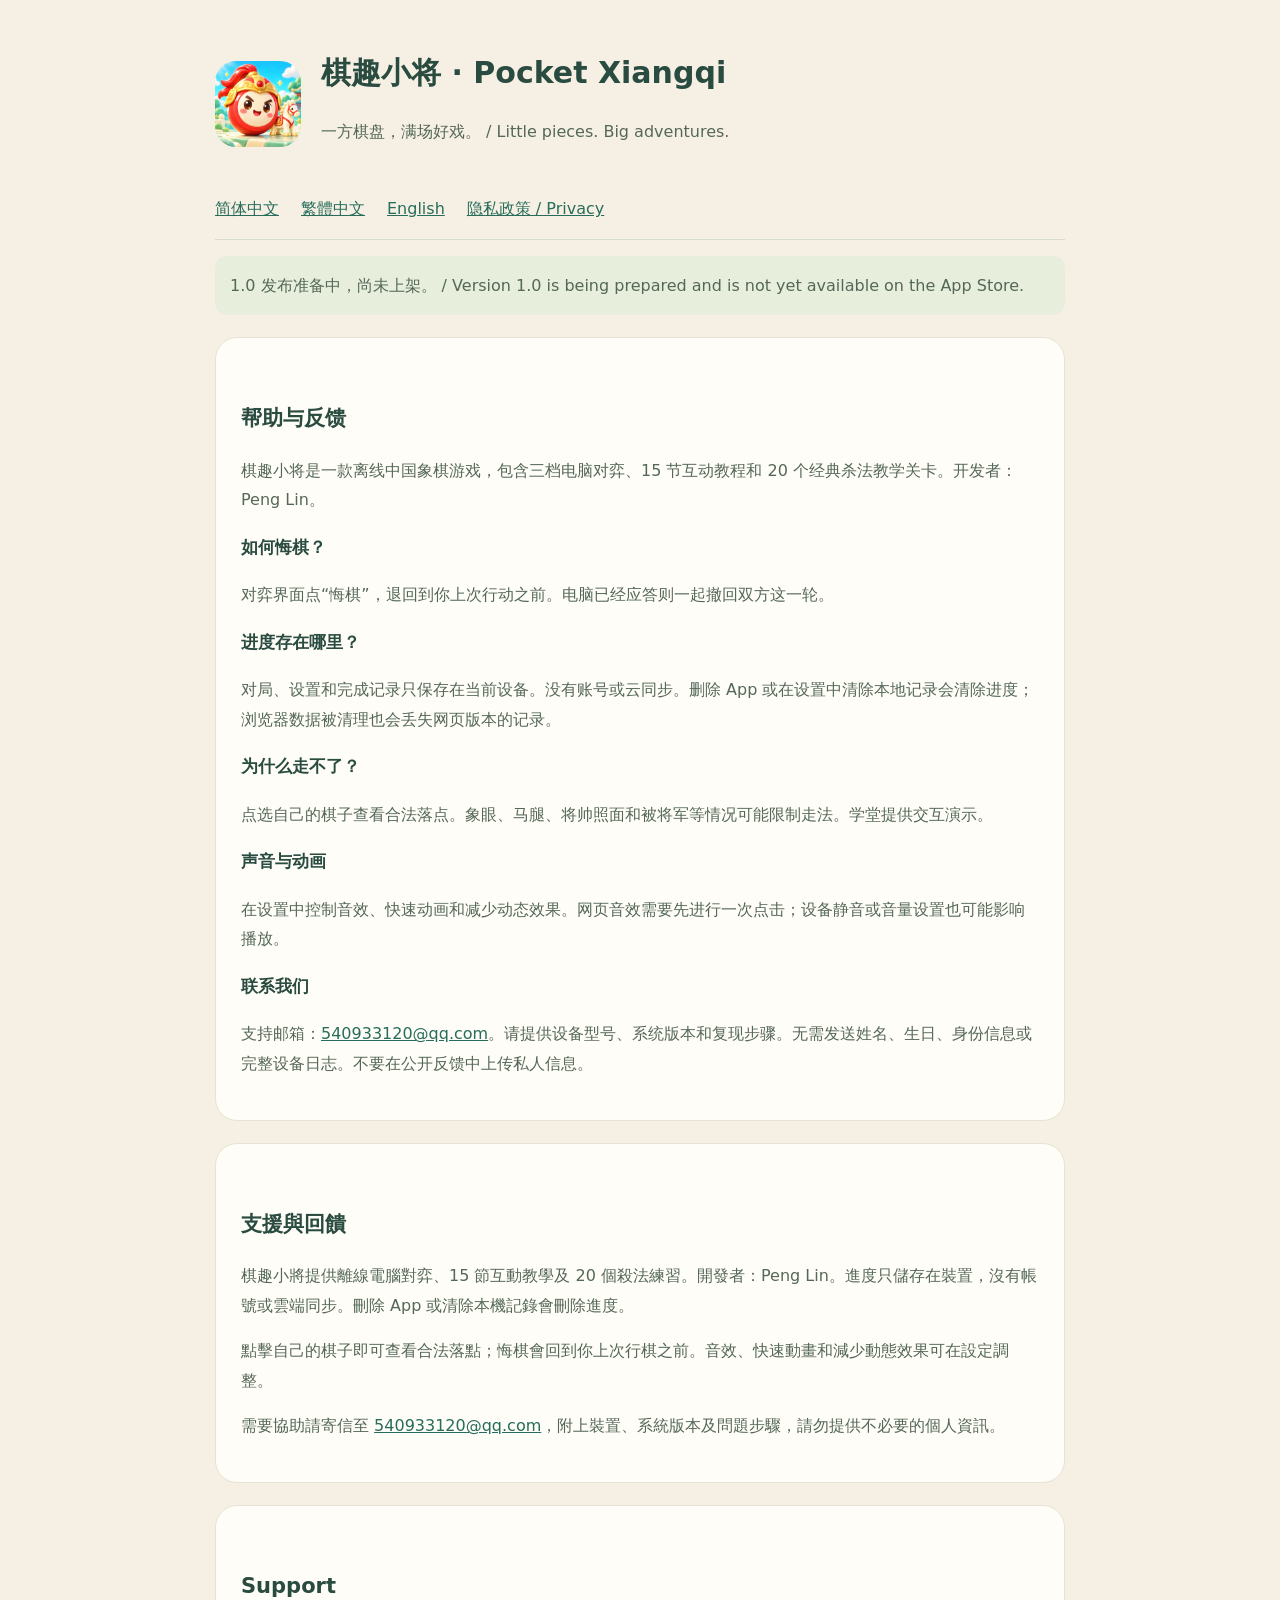
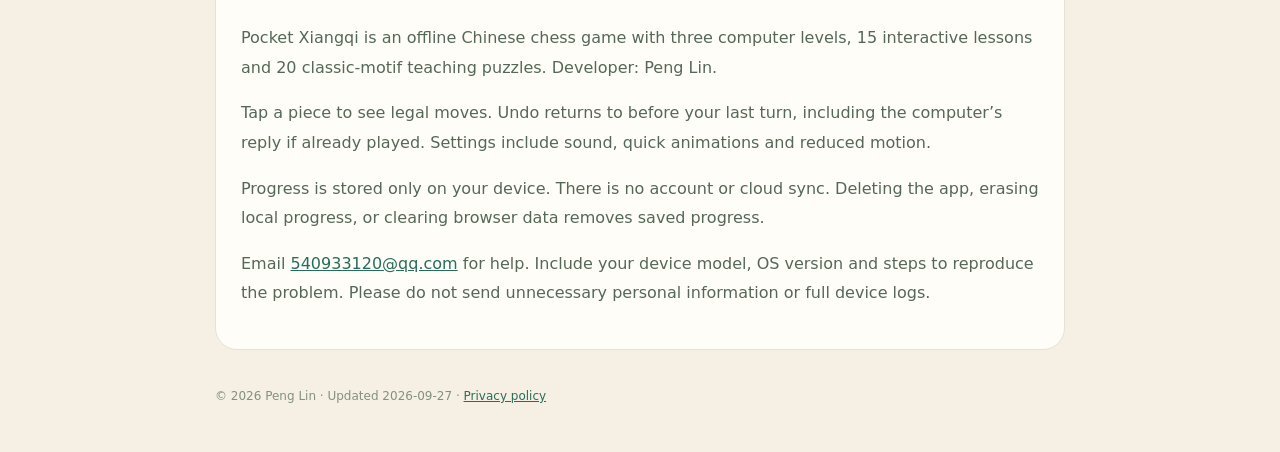
<file: index.html>
<!doctype html><html lang="zh-Hans"><head><meta charset="utf-8"><meta name="viewport" content="width=device-width,initial-scale=1"><title>棋趣小将 · 支持 / Pocket Xiangqi Support</title><link rel="stylesheet" href="style.css"></head><body><header><img src="icon.png" alt="棋趣小将"><div><h1>棋趣小将 · Pocket Xiangqi</h1><p>一方棋盘，满场好戏。 / Little pieces. Big adventures.</p></div></header><nav><a href="#zh">简体中文</a><a href="#tw">繁體中文</a><a href="#en">English</a><a href="privacy.html">隐私政策 / Privacy</a></nav><p class="note">1.0 发布准备中，尚未上架。 / Version 1.0 is being prepared and is not yet available on the App Store.</p><section id="zh"><h2>帮助与反馈</h2><p>棋趣小将是一款离线中国象棋游戏，包含三档电脑对弈、15 节互动教程和 20 个经典杀法教学关卡。开发者：Peng Lin。</p><h3>如何悔棋？</h3><p>对弈界面点“悔棋”，退回到你上次行动之前。电脑已经应答则一起撤回双方这一轮。</p><h3>进度存在哪里？</h3><p>对局、设置和完成记录只保存在当前设备。没有账号或云同步。删除 App 或在设置中清除本地记录会清除进度；浏览器数据被清理也会丢失网页版本的记录。</p><h3>为什么走不了？</h3><p>点选自己的棋子查看合法落点。象眼、马腿、将帅照面和被将军等情况可能限制走法。学堂提供交互演示。</p><h3>声音与动画</h3><p>在设置中控制音效、快速动画和减少动态效果。网页音效需要先进行一次点击；设备静音或音量设置也可能影响播放。</p><h3>联系我们</h3><p>支持邮箱：<a href="mailto:540933120@qq.com">540933120@qq.com</a>。请提供设备型号、系统版本和复现步骤。无需发送姓名、生日、身份信息或完整设备日志。不要在公开反馈中上传私人信息。</p></section><section id="tw"><h2>支援與回饋</h2><p>棋趣小將提供離線電腦對弈、15 節互動教學及 20 個殺法練習。開發者：Peng Lin。進度只儲存在裝置，沒有帳號或雲端同步。刪除 App 或清除本機記錄會刪除進度。</p><p>點擊自己的棋子即可查看合法落點；悔棋會回到你上次行棋之前。音效、快速動畫和減少動態效果可在設定調整。</p><p>需要協助請寄信至 <a href="mailto:540933120@qq.com">540933120@qq.com</a>，附上裝置、系統版本及問題步驟，請勿提供不必要的個人資訊。</p></section><section id="en"><h2>Support</h2><p>Pocket Xiangqi is an offline Chinese chess game with three computer levels, 15 interactive lessons and 20 classic-motif teaching puzzles. Developer: Peng Lin.</p><p>Tap a piece to see legal moves. Undo returns to before your last turn, including the computer’s reply if already played. Settings include sound, quick animations and reduced motion.</p><p>Progress is stored only on your device. There is no account or cloud sync. Deleting the app, erasing local progress, or clearing browser data removes saved progress.</p><p>Email <a href="mailto:540933120@qq.com">540933120@qq.com</a> for help. Include your device model, OS version and steps to reproduce the problem. Please do not send unnecessary personal information or full device logs.</p></section><footer>© 2026 Peng Lin · Updated 2026-09-27 · <a href="privacy.html">Privacy policy</a></footer></body></html>
</file>
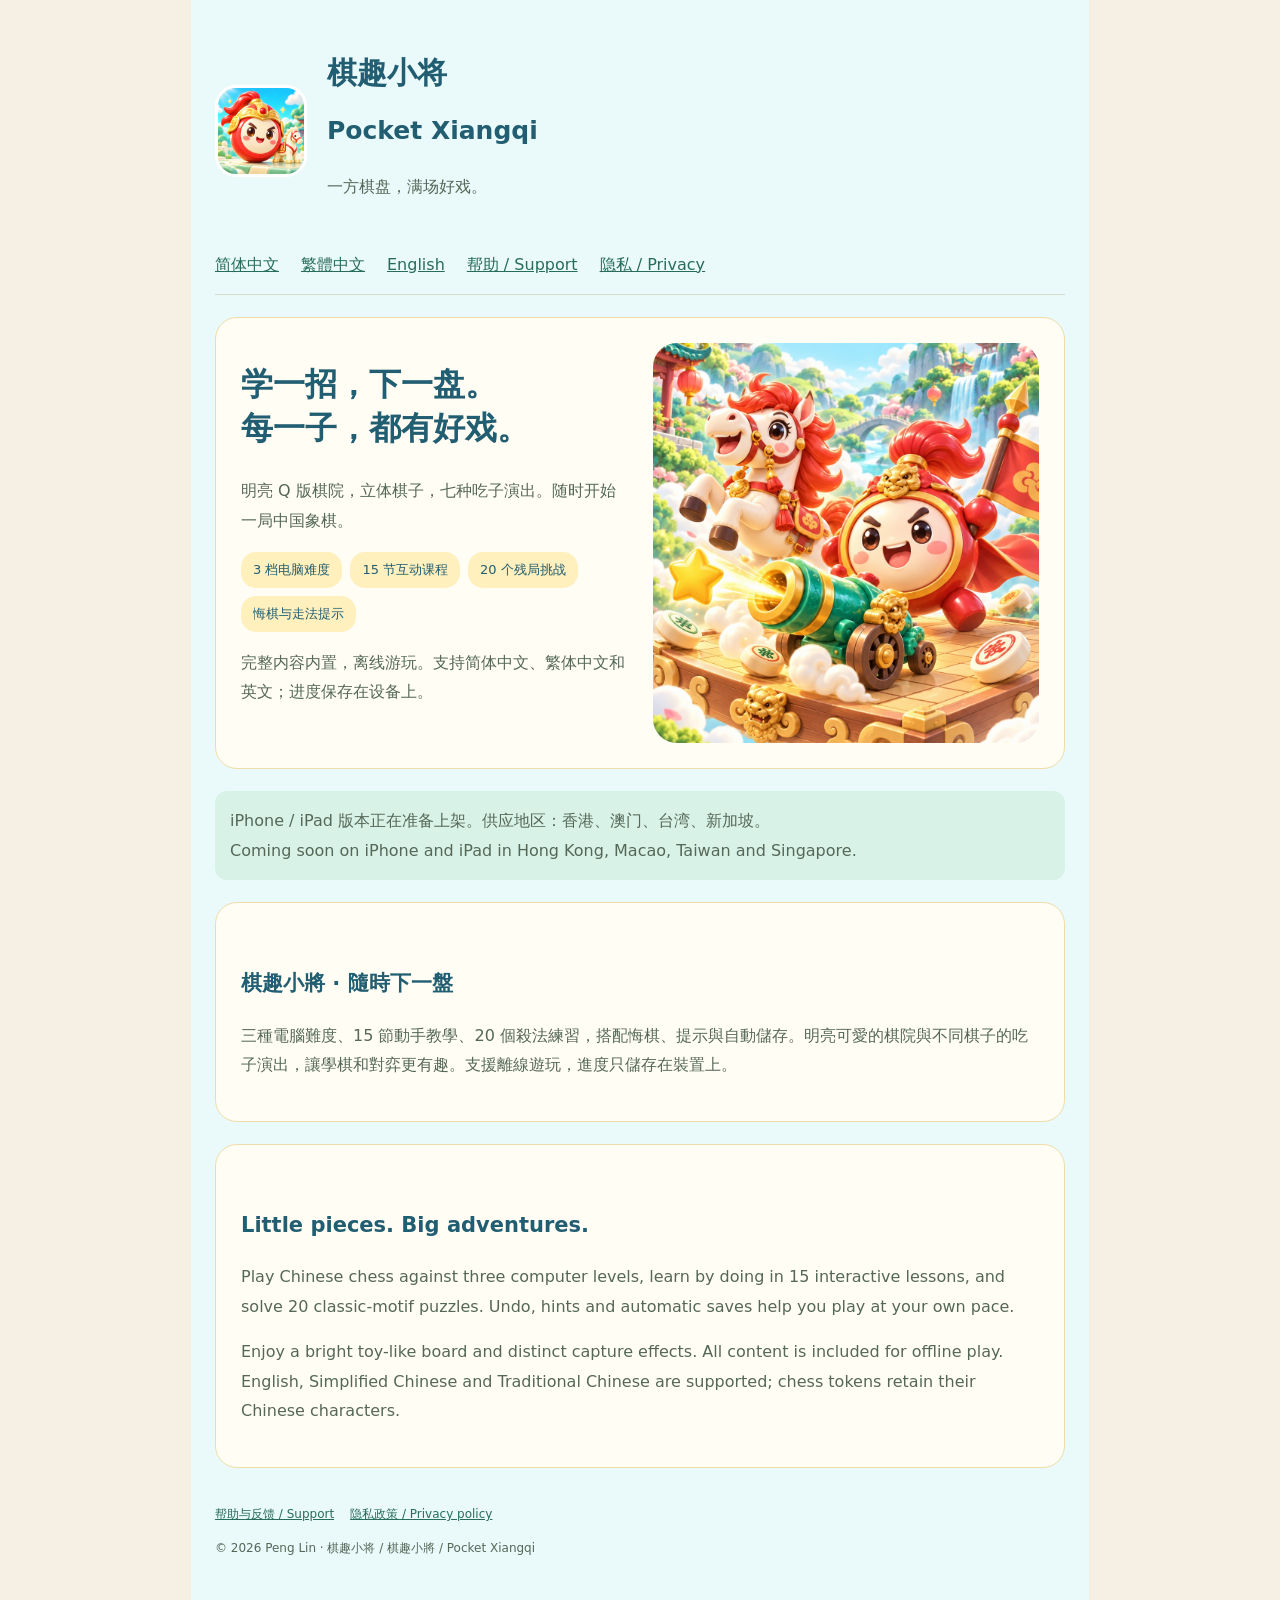
<file: marketing.html>
<!doctype html><html lang="zh-Hans"><head><meta charset="utf-8"><meta name="viewport" content="width=device-width,initial-scale=1"><meta name="description" content="棋趣小将 Pocket Xiangqi：离线象棋、互动教学与残局挑战。"><title>棋趣小将 · Pocket Xiangqi</title><link rel="stylesheet" href="style.css"><style>body{background:#eaf9fa;color:#225e72}header img{border:3px solid white}section{background:#fffdf4;border-color:#f0dca9}.hero{display:grid;grid-template-columns:1fr 1fr;gap:25px;align-items:center}.hero img{width:100%;max-height:400px;object-fit:cover;border-radius:24px}.hero h2{font-size:32px;line-height:1.35;margin-top:0}.chips{display:flex;flex-wrap:wrap;gap:8px}.chips span{background:#fff0be;border-radius:15px;padding:6px 12px;font-size:13px}.note{background:#d9f2e7}.links{display:flex;gap:16px;flex-wrap:wrap}@media(max-width:600px){.hero{grid-template-columns:1fr}.hero img{max-height:300px;object-position:center 45%}.hero h2{font-size:27px}}</style></head><body><header><img src="icon.png" alt="棋趣小将图标"><div><h1>棋趣小将<br><small>Pocket Xiangqi</small></h1><p>一方棋盘，满场好戏。</p></div></header><nav><a href="#zh">简体中文</a><a href="#tw">繁體中文</a><a href="#en">English</a><a href="index.html">帮助 / Support</a><a href="privacy.html">隐私 / Privacy</a></nav><section class="hero" id="zh"><div><h2>学一招，下一盘。<br>每一子，都有好戏。</h2><p>明亮 Q 版棋院，立体棋子，七种吃子演出。随时开始一局中国象棋。</p><div class="chips"><span>3 档电脑难度</span><span>15 节互动课程</span><span>20 个残局挑战</span><span>悔棋与走法提示</span></div><p>完整内容内置，离线游玩。支持简体中文、繁体中文和英文；进度保存在设备上。</p></div><img src="home.jpg" alt="棋趣小将的红将军、奶油马与玉炮角色插画"></section><p class="note">iPhone / iPad 版本正在准备上架。供应地区：香港、澳门、台湾、新加坡。<br>Coming soon on iPhone and iPad in Hong Kong, Macao, Taiwan and Singapore.</p><section id="tw"><h2>棋趣小將 · 隨時下一盤</h2><p>三種電腦難度、15 節動手教學、20 個殺法練習，搭配悔棋、提示與自動儲存。明亮可愛的棋院與不同棋子的吃子演出，讓學棋和對弈更有趣。支援離線遊玩，進度只儲存在裝置上。</p></section><section id="en"><h2>Little pieces. Big adventures.</h2><p>Play Chinese chess against three computer levels, learn by doing in 15 interactive lessons, and solve 20 classic-motif puzzles. Undo, hints and automatic saves help you play at your own pace.</p><p>Enjoy a bright toy-like board and distinct capture effects. All content is included for offline play. English, Simplified Chinese and Traditional Chinese are supported; chess tokens retain their Chinese characters.</p></section><footer><div class="links"><a href="index.html">帮助与反馈 / Support</a><a href="privacy.html">隐私政策 / Privacy policy</a></div><p>© 2026 Peng Lin · 棋趣小将 / 棋趣小將 / Pocket Xiangqi</p></footer></body></html>
</file>
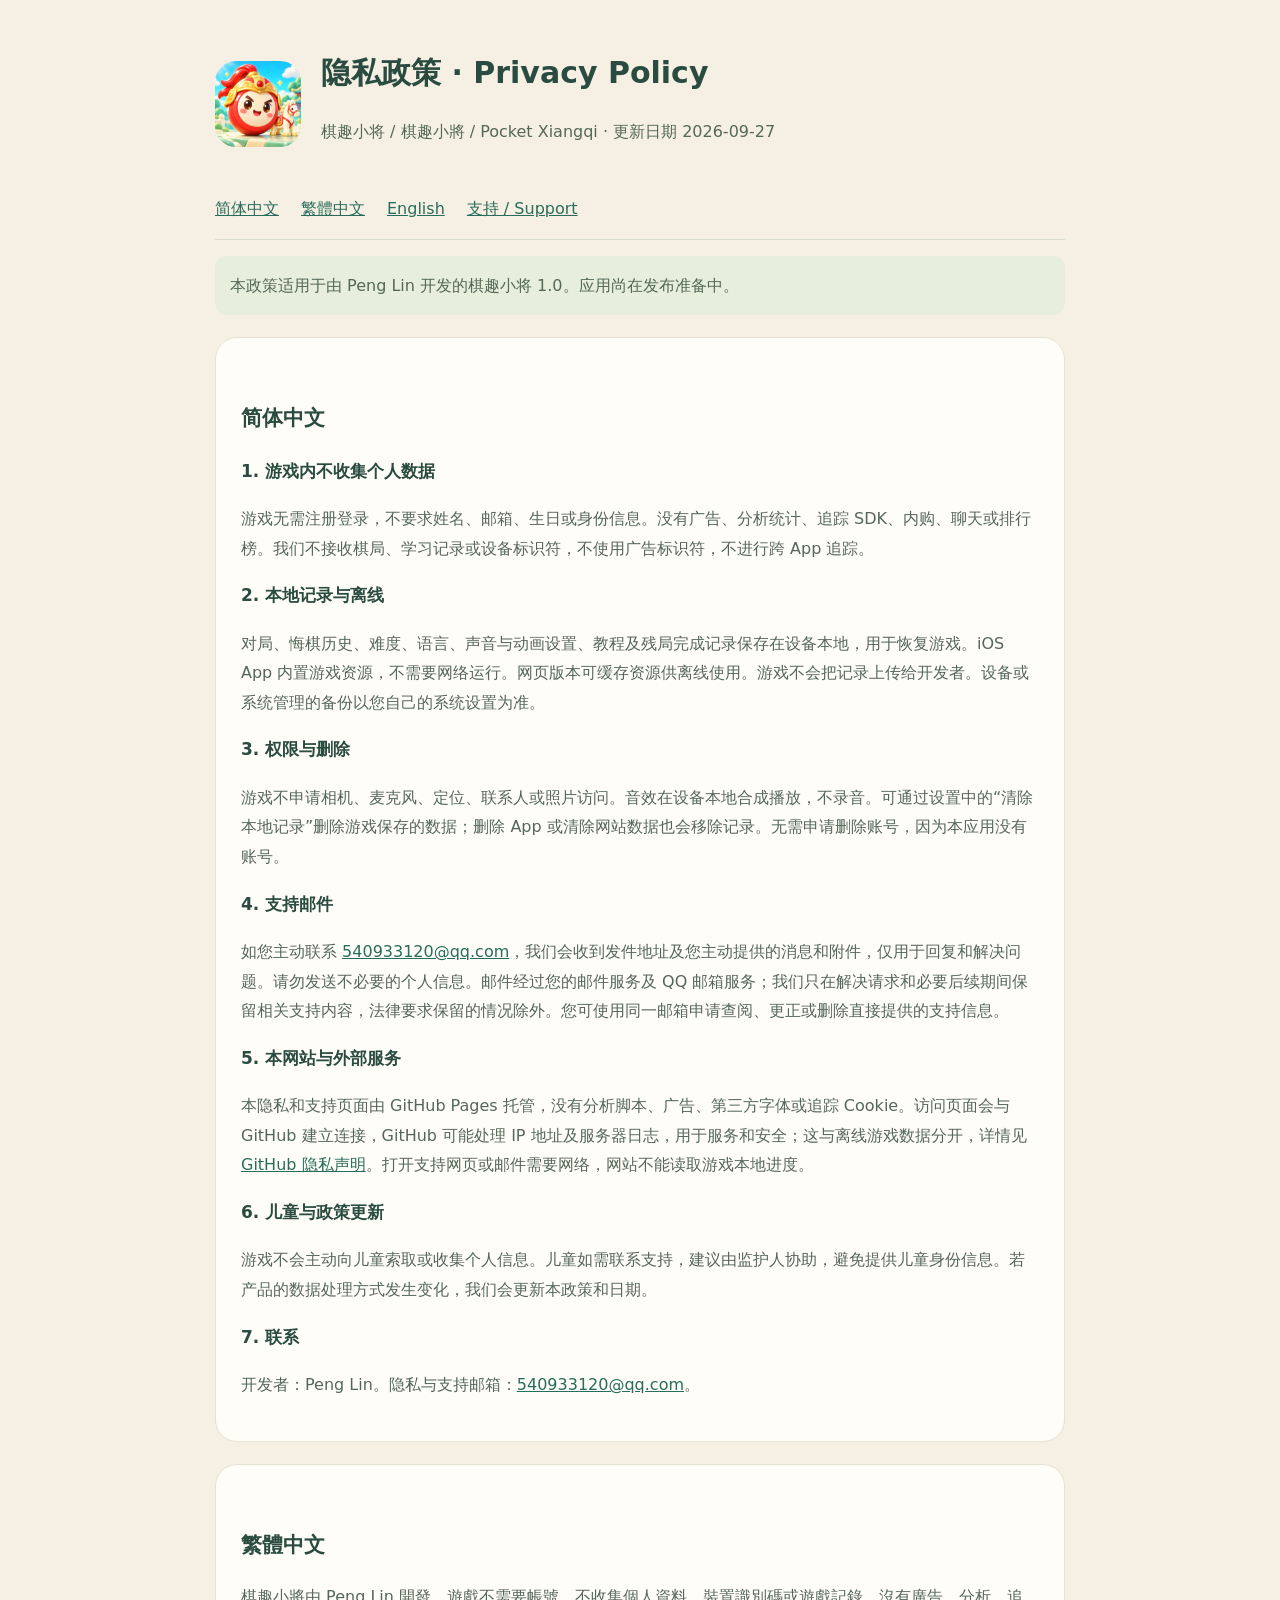
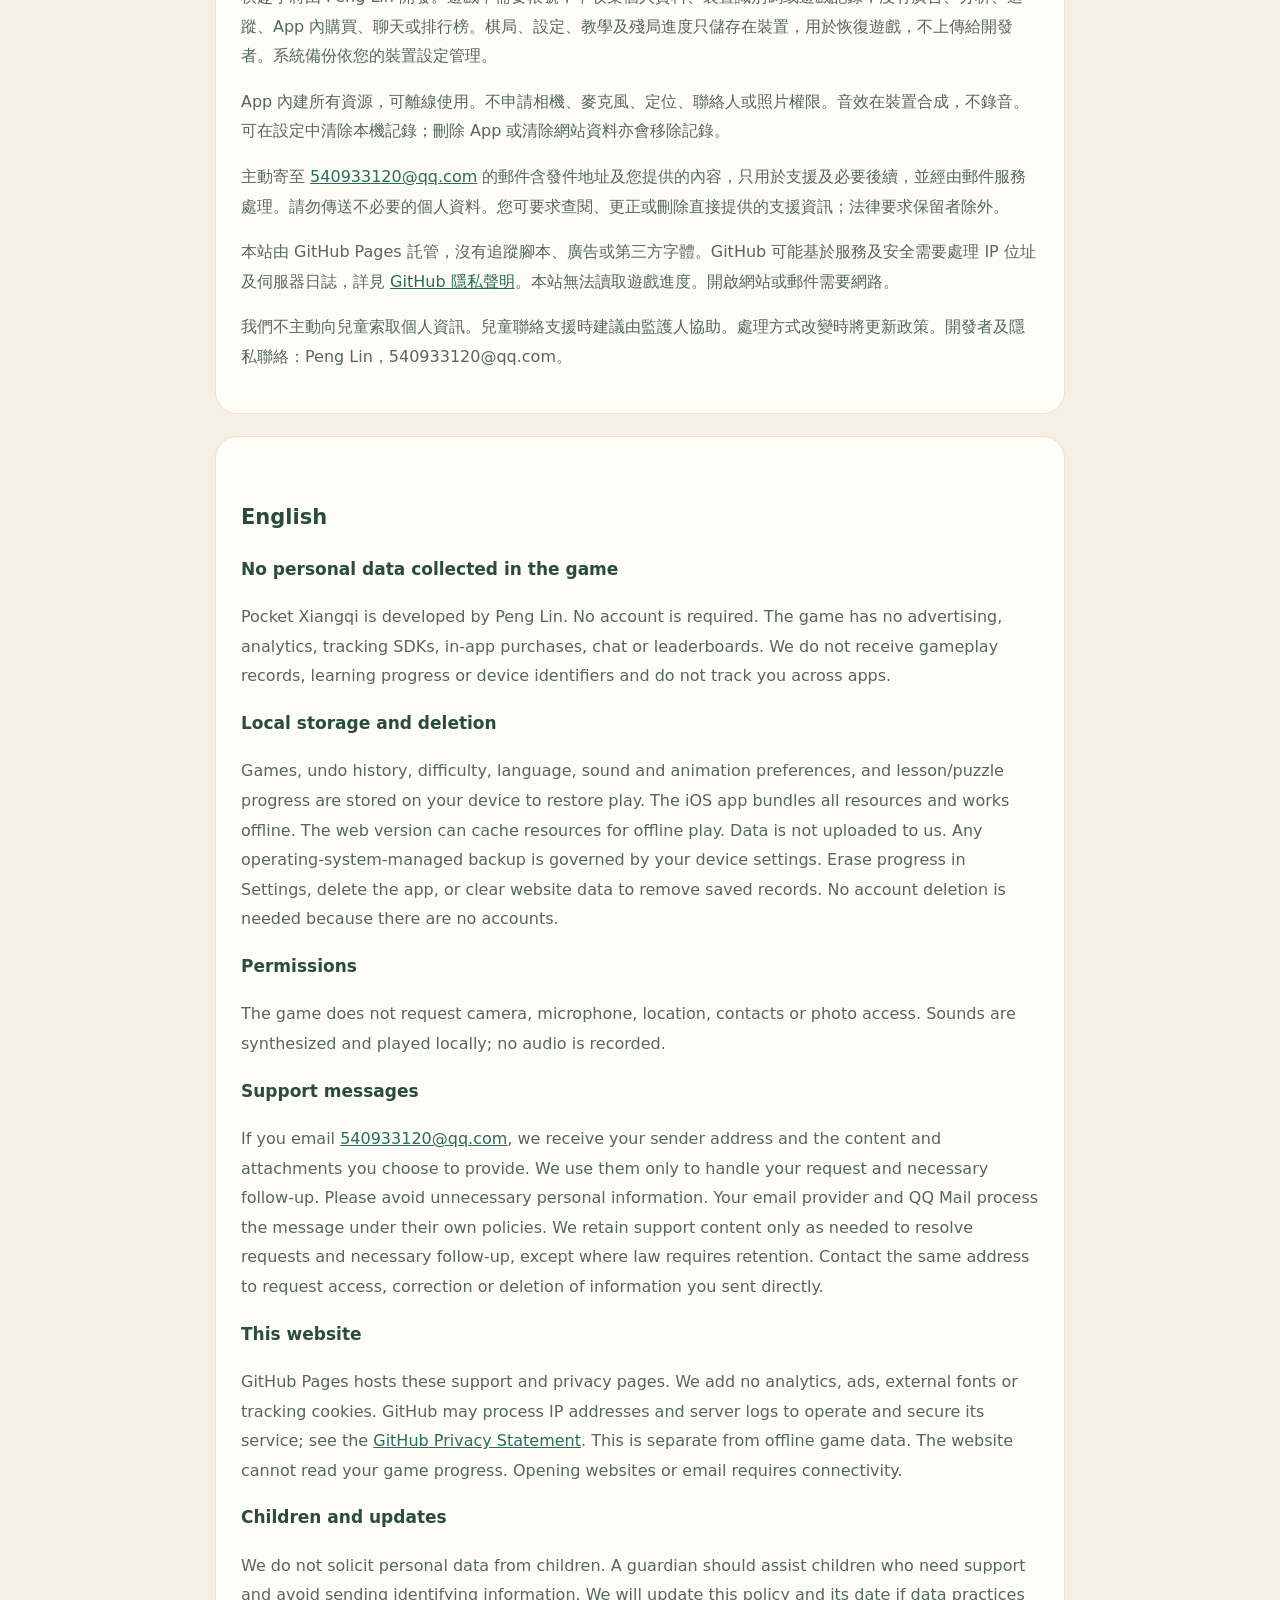
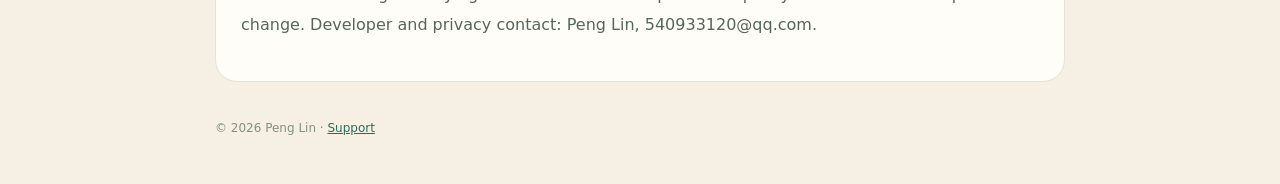
<file: privacy.html>
<!doctype html><html lang="zh-Hans"><head><meta charset="utf-8"><meta name="viewport" content="width=device-width,initial-scale=1"><title>棋趣小将 · 隐私政策 / Privacy Policy</title><link rel="stylesheet" href="style.css"></head><body><header><img src="icon.png" alt=""><div><h1>隐私政策 · Privacy Policy</h1><p>棋趣小将 / 棋趣小將 / Pocket Xiangqi · 更新日期 2026-09-27</p></div></header><nav><a href="#zh">简体中文</a><a href="#tw">繁體中文</a><a href="#en">English</a><a href="index.html">支持 / Support</a></nav><p class="note">本政策适用于由 Peng Lin 开发的棋趣小将 1.0。应用尚在发布准备中。</p><section id="zh"><h2>简体中文</h2><h3>1. 游戏内不收集个人数据</h3><p>游戏无需注册登录，不要求姓名、邮箱、生日或身份信息。没有广告、分析统计、追踪 SDK、内购、聊天或排行榜。我们不接收棋局、学习记录或设备标识符，不使用广告标识符，不进行跨 App 追踪。</p><h3>2. 本地记录与离线</h3><p>对局、悔棋历史、难度、语言、声音与动画设置、教程及残局完成记录保存在设备本地，用于恢复游戏。iOS App 内置游戏资源，不需要网络运行。网页版本可缓存资源供离线使用。游戏不会把记录上传给开发者。设备或系统管理的备份以您自己的系统设置为准。</p><h3>3. 权限与删除</h3><p>游戏不申请相机、麦克风、定位、联系人或照片访问。音效在设备本地合成播放，不录音。可通过设置中的“清除本地记录”删除游戏保存的数据；删除 App 或清除网站数据也会移除记录。无需申请删除账号，因为本应用没有账号。</p><h3>4. 支持邮件</h3><p>如您主动联系 <a href="mailto:540933120@qq.com">540933120@qq.com</a>，我们会收到发件地址及您主动提供的消息和附件，仅用于回复和解决问题。请勿发送不必要的个人信息。邮件经过您的邮件服务及 QQ 邮箱服务；我们只在解决请求和必要后续期间保留相关支持内容，法律要求保留的情况除外。您可使用同一邮箱申请查阅、更正或删除直接提供的支持信息。</p><h3>5. 本网站与外部服务</h3><p>本隐私和支持页面由 GitHub Pages 托管，没有分析脚本、广告、第三方字体或追踪 Cookie。访问页面会与 GitHub 建立连接，GitHub 可能处理 IP 地址及服务器日志，用于服务和安全；这与离线游戏数据分开，详情见 <a href="https://docs.github.com/en/site-policy/privacy-policies/github-general-privacy-statement">GitHub 隐私声明</a>。打开支持网页或邮件需要网络，网站不能读取游戏本地进度。</p><h3>6. 儿童与政策更新</h3><p>游戏不会主动向儿童索取或收集个人信息。儿童如需联系支持，建议由监护人协助，避免提供儿童身份信息。若产品的数据处理方式发生变化，我们会更新本政策和日期。</p><h3>7. 联系</h3><p>开发者：Peng Lin。隐私与支持邮箱：<a href="mailto:540933120@qq.com">540933120@qq.com</a>。</p></section><section id="tw"><h2>繁體中文</h2><p>棋趣小將由 Peng Lin 開發。遊戲不需要帳號，不收集個人資料、裝置識別碼或遊戲記錄，沒有廣告、分析、追蹤、App 內購買、聊天或排行榜。棋局、設定、教學及殘局進度只儲存在裝置，用於恢復遊戲，不上傳給開發者。系統備份依您的裝置設定管理。</p><p>App 內建所有資源，可離線使用。不申請相機、麥克風、定位、聯絡人或照片權限。音效在裝置合成，不錄音。可在設定中清除本機記錄；刪除 App 或清除網站資料亦會移除記錄。</p><p>主動寄至 <a href="mailto:540933120@qq.com">540933120@qq.com</a> 的郵件含發件地址及您提供的內容，只用於支援及必要後續，並經由郵件服務處理。請勿傳送不必要的個人資料。您可要求查閱、更正或刪除直接提供的支援資訊；法律要求保留者除外。</p><p>本站由 GitHub Pages 託管，沒有追蹤腳本、廣告或第三方字體。GitHub 可能基於服務及安全需要處理 IP 位址及伺服器日誌，詳見 <a href="https://docs.github.com/en/site-policy/privacy-policies/github-general-privacy-statement">GitHub 隱私聲明</a>。本站無法讀取遊戲進度。開啟網站或郵件需要網路。</p><p>我們不主動向兒童索取個人資訊。兒童聯絡支援時建議由監護人協助。處理方式改變時將更新政策。開發者及隱私聯絡：Peng Lin，540933120@qq.com。</p></section><section id="en"><h2>English</h2><h3>No personal data collected in the game</h3><p>Pocket Xiangqi is developed by Peng Lin. No account is required. The game has no advertising, analytics, tracking SDKs, in-app purchases, chat or leaderboards. We do not receive gameplay records, learning progress or device identifiers and do not track you across apps.</p><h3>Local storage and deletion</h3><p>Games, undo history, difficulty, language, sound and animation preferences, and lesson/puzzle progress are stored on your device to restore play. The iOS app bundles all resources and works offline. The web version can cache resources for offline play. Data is not uploaded to us. Any operating-system-managed backup is governed by your device settings. Erase progress in Settings, delete the app, or clear website data to remove saved records. No account deletion is needed because there are no accounts.</p><h3>Permissions</h3><p>The game does not request camera, microphone, location, contacts or photo access. Sounds are synthesized and played locally; no audio is recorded.</p><h3>Support messages</h3><p>If you email <a href="mailto:540933120@qq.com">540933120@qq.com</a>, we receive your sender address and the content and attachments you choose to provide. We use them only to handle your request and necessary follow-up. Please avoid unnecessary personal information. Your email provider and QQ Mail process the message under their own policies. We retain support content only as needed to resolve requests and necessary follow-up, except where law requires retention. Contact the same address to request access, correction or deletion of information you sent directly.</p><h3>This website</h3><p>GitHub Pages hosts these support and privacy pages. We add no analytics, ads, external fonts or tracking cookies. GitHub may process IP addresses and server logs to operate and secure its service; see the <a href="https://docs.github.com/en/site-policy/privacy-policies/github-general-privacy-statement">GitHub Privacy Statement</a>. This is separate from offline game data. The website cannot read your game progress. Opening websites or email requires connectivity.</p><h3>Children and updates</h3><p>We do not solicit personal data from children. A guardian should assist children who need support and avoid sending identifying information. We will update this policy and its date if data practices change. Developer and privacy contact: Peng Lin, 540933120@qq.com.</p></section><footer>© 2026 Peng Lin · <a href="index.html">Support</a></footer></body></html>
</file>
<file: style.css>
:root{font-family:system-ui,-apple-system,sans-serif;color:#294b40;background:#f6f0e4;line-height:1.85}body{max-width:850px;margin:auto;padding:45px 24px}header{display:flex;align-items:center;gap:20px;margin-bottom:32px}header img{width:86px;height:86px;border-radius:21px}h1{font-size:30px;margin:0}h2{margin-top:36px;font-size:21px}h3{font-size:17px}p,li{color:#556858}a{color:#286d5b}nav{display:flex;gap:22px;flex-wrap:wrap;border-bottom:1px solid #d8ddc9;padding-bottom:15px}section{background:#fffdf7;border:1px solid #e6e2d4;border-radius:22px;padding:25px;margin:22px 0}.note{background:#e7eedc;border-radius:12px;padding:15px}footer{font-size:12px;color:#82917d;margin-top:35px}button{font:inherit}html{scroll-behavior:smooth}
</file>
